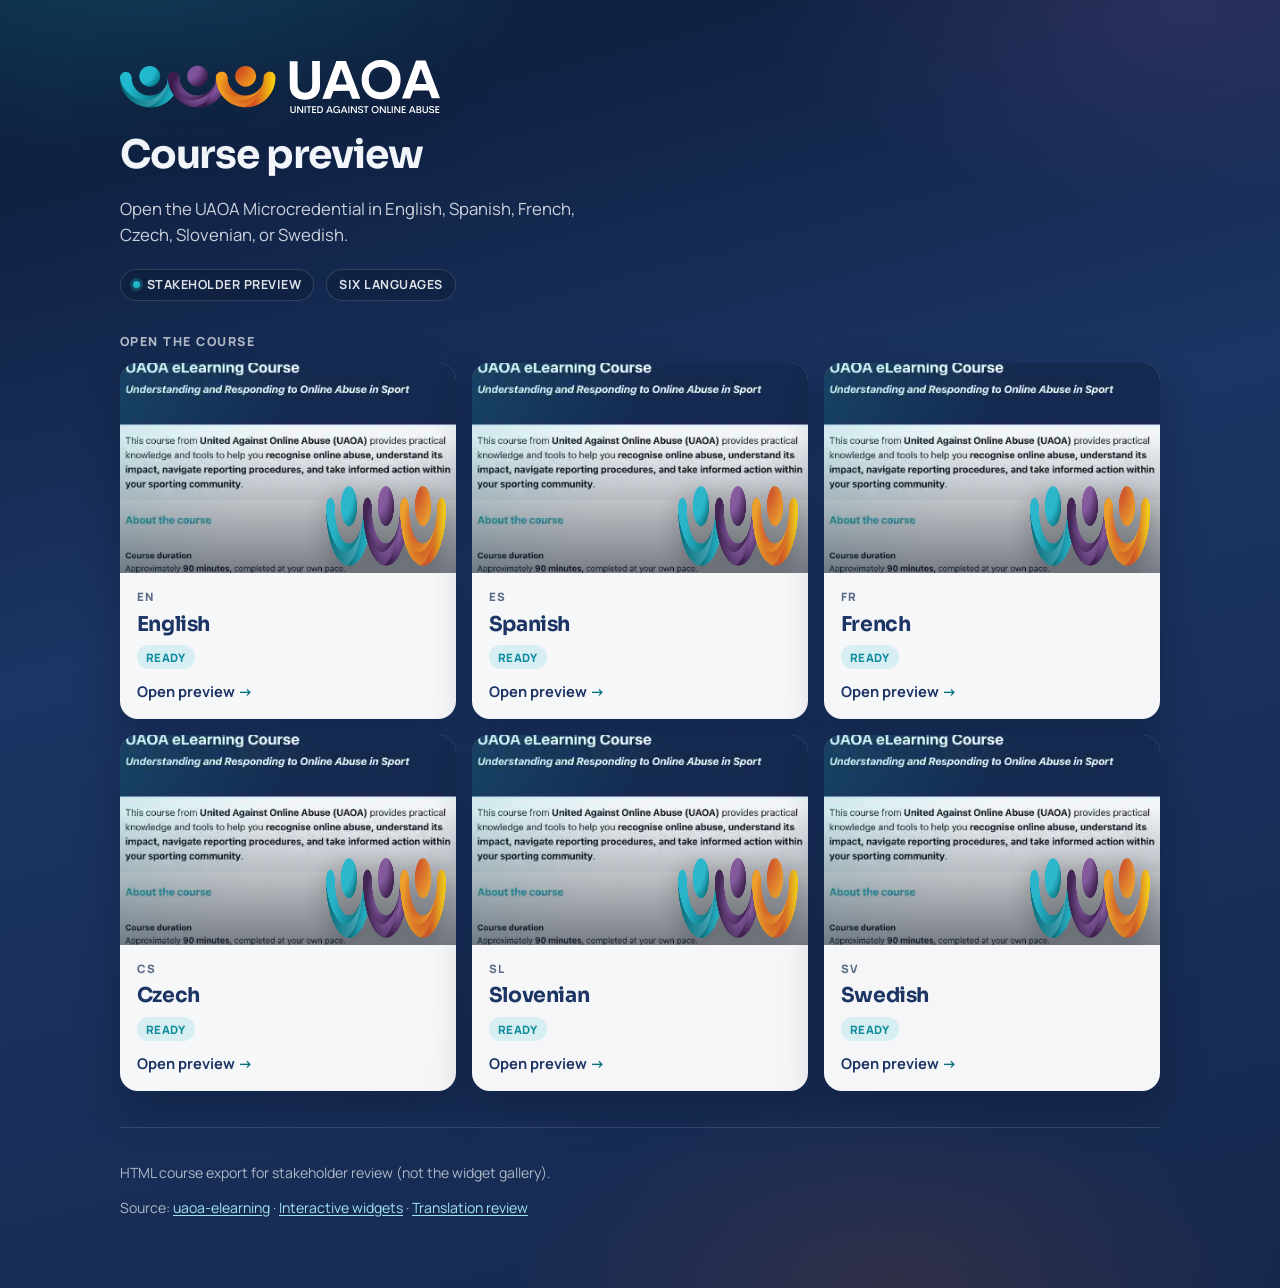
<file: index.html>
<!DOCTYPE html>
<html lang="en">
<head>
  <meta charset="utf-8">
  <meta name="viewport" content="width=device-width, initial-scale=1">
  <title>UAOA eLearning — course preview</title>
  <meta name="description" content="Open the UAOA Microcredential HTML course preview in English, Spanish, French, Czech, Slovenian, or Swedish.">
  <link rel="preconnect" href="https://fonts.googleapis.com">
  <link rel="preconnect" href="https://fonts.gstatic.com" crossorigin>
  <link href="https://fonts.googleapis.com/css2?family=Manrope:wght@500;700;800&family=Sora:wght@600;700&display=swap" rel="stylesheet">
  <link rel="stylesheet" href="assets/landing.css">
</head>
<body>
  <div class="shell">
    <header class="hero">
      <img class="brand-mark" src="assets/uaoa-logo-site.svg" width="320" height="54" alt="UAOA">
      <h1>Course preview</h1>
      <p>Open the UAOA Microcredential in English, Spanish, French, Czech, Slovenian, or Swedish.</p>
      <div class="hero-meta">
        <span class="pill"><span class="dot" aria-hidden="true"></span> Stakeholder preview</span>
        <span class="pill">Six languages</span>
      </div>
    </header>

    <p class="section-label">Open the course</p>
    <section class="lang-grid" aria-label="Course preview">
      <a class="lang-card" href="previews/en/" aria-label="Open English course preview">
        <div class="thumb">
          <img class="cover" src="assets/course-thumbnail.webp" alt="" width="640" height="400">
          <div class="thumb-shade" aria-hidden="true"></div>
          <img class="figures" src="assets/art-uaoa-figures.png" alt="" width="120" height="80">
        </div>
        <div class="card-body">
          <div class="lang-code">en</div>
          <h2 class="lang-name">English</h2>
          <span class="lang-status">Ready</span>
          <div class="cta">Open preview <span aria-hidden="true">→</span></div>
        </div>
      </a>
      <a class="lang-card" href="previews/es/" aria-label="Open Spanish course preview">
        <div class="thumb">
          <img class="cover" src="assets/course-thumbnail.webp" alt="" width="640" height="400">
          <div class="thumb-shade" aria-hidden="true"></div>
          <img class="figures" src="assets/art-uaoa-figures.png" alt="" width="120" height="80">
        </div>
        <div class="card-body">
          <div class="lang-code">es</div>
          <h2 class="lang-name">Spanish</h2>
          <span class="lang-status">Ready</span>
          <div class="cta">Open preview <span aria-hidden="true">→</span></div>
        </div>
      </a>
      <a class="lang-card" href="previews/fr/" aria-label="Open French course preview">
        <div class="thumb">
          <img class="cover" src="assets/course-thumbnail.webp" alt="" width="640" height="400">
          <div class="thumb-shade" aria-hidden="true"></div>
          <img class="figures" src="assets/art-uaoa-figures.png" alt="" width="120" height="80">
        </div>
        <div class="card-body">
          <div class="lang-code">fr</div>
          <h2 class="lang-name">French</h2>
          <span class="lang-status">Ready</span>
          <div class="cta">Open preview <span aria-hidden="true">→</span></div>
        </div>
      </a>
      <a class="lang-card" href="previews/cs/" aria-label="Open Czech course preview">
        <div class="thumb">
          <img class="cover" src="assets/course-thumbnail.webp" alt="" width="640" height="400">
          <div class="thumb-shade" aria-hidden="true"></div>
          <img class="figures" src="assets/art-uaoa-figures.png" alt="" width="120" height="80">
        </div>
        <div class="card-body">
          <div class="lang-code">cs</div>
          <h2 class="lang-name">Czech</h2>
          <span class="lang-status">Ready</span>
          <div class="cta">Open preview <span aria-hidden="true">→</span></div>
        </div>
      </a>
      <a class="lang-card" href="previews/sl/" aria-label="Open Slovenian course preview">
        <div class="thumb">
          <img class="cover" src="assets/course-thumbnail.webp" alt="" width="640" height="400">
          <div class="thumb-shade" aria-hidden="true"></div>
          <img class="figures" src="assets/art-uaoa-figures.png" alt="" width="120" height="80">
        </div>
        <div class="card-body">
          <div class="lang-code">sl</div>
          <h2 class="lang-name">Slovenian</h2>
          <span class="lang-status">Ready</span>
          <div class="cta">Open preview <span aria-hidden="true">→</span></div>
        </div>
      </a>
      <a class="lang-card" href="previews/sv/" aria-label="Open Swedish course preview">
        <div class="thumb">
          <img class="cover" src="assets/course-thumbnail.webp" alt="" width="640" height="400">
          <div class="thumb-shade" aria-hidden="true"></div>
          <img class="figures" src="assets/art-uaoa-figures.png" alt="" width="120" height="80">
        </div>
        <div class="card-body">
          <div class="lang-code">sv</div>
          <h2 class="lang-name">Swedish</h2>
          <span class="lang-status">Ready</span>
          <div class="cta">Open preview <span aria-hidden="true">→</span></div>
        </div>
      </a>
    </section>

    <footer class="footer">
      <p>HTML course export for stakeholder review (not the widget gallery).</p>
      <p>
        Source:
        <a href="https://github.com/ND-DAC-DOME/uaoa-elearning">uaoa-elearning</a>
        ·
        <a href="https://jhendri4.github.io/uaoa-interactive-review/">Interactive widgets</a>
        ·
        <a href="https://jhendri4.github.io/uaoa-i18n-review/">Translation review</a>
      </p>
    </footer>
  </div>
</body>
</html>
</file>
<file: assets/landing.css>
:root {
  --navy: #1c3564;
  --navy-deep: #0b1a36;
  --teal: #21b7cb;
  --teal-deep: #03707d;
  --purple: #7c5297;
  --orange: #d35420;
  --ink: #091324;
  --muted: #5a6a85;
  --line: rgba(255, 255, 255, 0.14);
  --card: rgba(255, 255, 255, 0.96);
  --ready: #0f8d9d;
}

* { box-sizing: border-box; }
html, body { margin: 0; min-height: 100%; }

body {
  font-family: "Manrope", "Segoe UI", sans-serif;
  color: var(--ink);
  background:
    radial-gradient(900px 480px at 8% -8%, rgba(33, 183, 203, 0.28), transparent 55%),
    radial-gradient(820px 420px at 92% 0%, rgba(124, 82, 151, 0.22), transparent 50%),
    radial-gradient(700px 360px at 70% 100%, rgba(211, 84, 32, 0.14), transparent 55%),
    linear-gradient(165deg, var(--navy-deep) 0%, var(--navy) 42%, #15284d 100%);
  min-height: 100vh;
}

a { color: inherit; text-decoration: none; }

.shell {
  width: min(1040px, calc(100% - 2.5rem));
  margin: 0 auto;
  padding: 2.25rem 0 3.5rem;
}

.hero {
  display: grid;
  gap: 1.15rem;
  padding: 1.5rem 0 2rem;
  color: #f4f7fb;
  animation: rise 0.7s ease-out both;
}

.brand-mark {
  width: min(320px, 72vw);
  height: auto;
  display: block;
  filter: drop-shadow(0 10px 28px rgba(0, 0, 0, 0.28));
}

.hero h1 {
  margin: 0;
  font-family: "Sora", "Manrope", sans-serif;
  font-size: clamp(1.7rem, 3.4vw, 2.45rem);
  line-height: 1.15;
  letter-spacing: -0.03em;
  font-weight: 700;
  max-width: 16ch;
}

.hero p {
  margin: 0;
  max-width: 48ch;
  color: rgba(244, 247, 251, 0.82);
  font-size: 1.05rem;
  line-height: 1.55;
}

.hero-meta {
  display: flex;
  flex-wrap: wrap;
  gap: 0.6rem 0.75rem;
  margin-top: 0.15rem;
}

.pill {
  display: inline-flex;
  align-items: center;
  gap: 0.4rem;
  padding: 0.4rem 0.75rem;
  border-radius: 999px;
  border: 1px solid var(--line);
  background: rgba(9, 19, 36, 0.28);
  color: rgba(244, 247, 251, 0.9);
  font-size: 0.78rem;
  font-weight: 700;
  letter-spacing: 0.04em;
  text-transform: uppercase;
}

.pill .dot {
  width: 0.45rem;
  height: 0.45rem;
  border-radius: 50%;
  background: var(--teal);
  box-shadow: 0 0 0 3px rgba(33, 183, 203, 0.25);
}

.section-label {
  margin: 0 0 0.85rem;
  color: rgba(244, 247, 251, 0.7);
  font-size: 0.78rem;
  font-weight: 800;
  letter-spacing: 0.12em;
  text-transform: uppercase;
}

.lang-grid {
  display: grid;
  grid-template-columns: repeat(3, minmax(0, 1fr));
  gap: 1rem;
}

.lang-grid--single {
  grid-template-columns: minmax(0, 380px);
  justify-content: start;
}

@media (max-width: 860px) {
  .lang-grid { grid-template-columns: repeat(2, minmax(0, 1fr)); }
  .lang-grid--single { grid-template-columns: minmax(0, 380px); }
}

@media (max-width: 560px) {
  .shell { width: min(100% - 1.5rem, 1040px); }
  .lang-grid,
  .lang-grid--single { grid-template-columns: 1fr; }
  .hero h1 { max-width: none; }
}

.lang-card {
  position: relative;
  display: grid;
  grid-template-rows: auto 1fr;
  border-radius: 18px;
  overflow: hidden;
  background: var(--card);
  color: var(--ink);
  box-shadow: 0 18px 40px rgba(5, 12, 28, 0.28);
  transform: translateY(0);
  transition: transform 0.25s ease, box-shadow 0.25s ease;
  animation: rise 0.65s ease-out both;
}

.lang-card:nth-child(1) { animation-delay: 0.05s; }
.lang-card:nth-child(2) { animation-delay: 0.1s; }
.lang-card:nth-child(3) { animation-delay: 0.15s; }
.lang-card:nth-child(4) { animation-delay: 0.2s; }
.lang-card:nth-child(5) { animation-delay: 0.25s; }
.lang-card:nth-child(6) { animation-delay: 0.3s; }

.lang-card:hover,
.lang-card:focus-visible {
  transform: translateY(-4px);
  box-shadow: 0 24px 48px rgba(5, 12, 28, 0.36);
  outline: none;
}

.thumb {
  position: relative;
  aspect-ratio: 16 / 10;
  background: #132849 center/cover no-repeat;
  overflow: hidden;
}

.thumb img.cover {
  width: 100%;
  height: 100%;
  object-fit: cover;
  display: block;
  transform: scale(1.02);
  transition: transform 0.35s ease;
}

.lang-card:hover .thumb img.cover {
  transform: scale(1.06);
}

.thumb-shade {
  position: absolute;
  inset: 0;
  background:
    linear-gradient(180deg, transparent 35%, rgba(9, 19, 36, 0.55) 100%),
    linear-gradient(120deg, rgba(33, 183, 203, 0.18), transparent 45%);
  pointer-events: none;
}

.figures {
  position: absolute;
  right: 0.6rem;
  bottom: 0.45rem;
  width: 38%;
  max-width: 120px;
  opacity: 0.92;
  filter: drop-shadow(0 6px 12px rgba(0, 0, 0, 0.35));
  pointer-events: none;
}

.card-body {
  display: grid;
  gap: 0.4rem;
  padding: 1rem 1.05rem 1.1rem;
}

.lang-code {
  font-size: 0.72rem;
  font-weight: 800;
  letter-spacing: 0.1em;
  text-transform: uppercase;
  color: var(--muted);
}

.lang-name {
  margin: 0;
  font-family: "Sora", "Manrope", sans-serif;
  font-size: 1.28rem;
  letter-spacing: -0.02em;
  color: var(--navy);
}

.lang-status {
  display: inline-flex;
  align-items: center;
  gap: 0.35rem;
  width: fit-content;
  margin-top: 0.15rem;
  padding: 0.28rem 0.55rem;
  border-radius: 999px;
  font-size: 0.72rem;
  font-weight: 800;
  letter-spacing: 0.04em;
  text-transform: uppercase;
  color: var(--ready);
  background: rgba(33, 183, 203, 0.14);
}

.cta {
  margin-top: 0.35rem;
  font-size: 0.92rem;
  font-weight: 700;
  color: var(--navy);
}

.cta span { color: var(--teal-deep); }

.footer {
  margin-top: 2.25rem;
  padding-top: 1.25rem;
  border-top: 1px solid var(--line);
  color: rgba(244, 247, 251, 0.68);
  font-size: 0.88rem;
  line-height: 1.5;
  animation: rise 0.7s ease-out 0.2s both;
}

.footer a {
  color: #9fe4ef;
  text-decoration: underline;
  text-underline-offset: 2px;
}

@keyframes rise {
  from { opacity: 0; transform: translateY(12px); }
  to { opacity: 1; transform: translateY(0); }
}

@media (prefers-reduced-motion: reduce) {
  *, *::before, *::after {
    animation: none !important;
    transition: none !important;
  }
}
</file>
